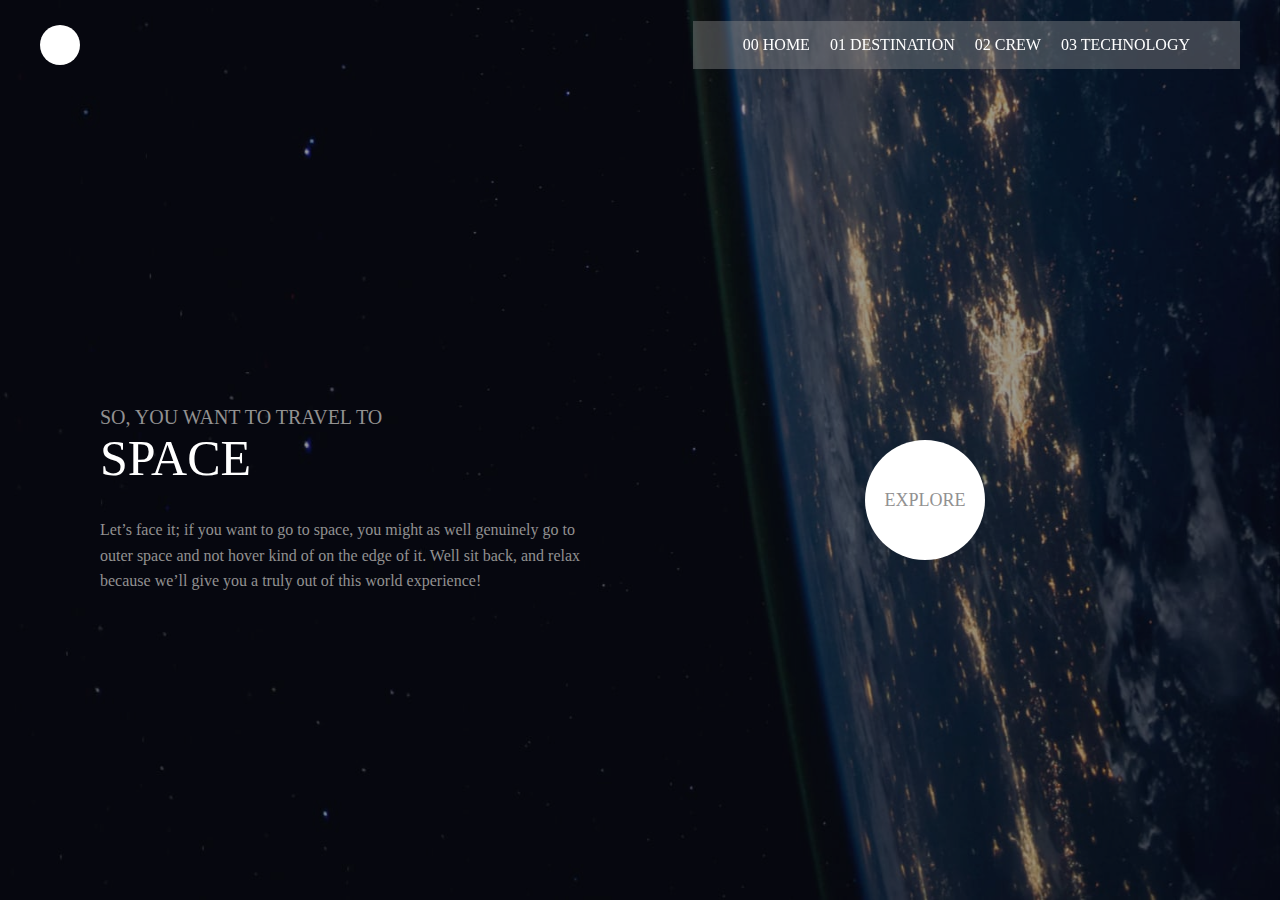
<file: index.html>
<!DOCTYPE html>
<html lang="en">
  <head>
    <meta charset="UTF-8" />
    <meta name="viewport" content="width=device-width, initial-scale=1.0" />
    <link
      rel="icon"
      type="image/png"
      sizes="32x32"
      href="./assets/favicon-32x32.png"
    />
    <title>Frontend Mentor | Space tourism website</title>
    <link rel="stylesheet" href="https://cdnjs.cloudflare.com/ajax/libs/font-awesome/6.4.0/css/all.min.css" integrity="sha512-iecdLmaskl7CVkqkXNQ/ZH/XLlvWZOJyj7Yy7tcenmpD1ypASozpmT/E0iPtmFIB46ZmdtAc9eNBvH0H/ZpiBw==" crossorigin="anonymous" referrerpolicy="no-referrer" />
    <link rel="stylesheet" href="./css/main.css">
  </head>
  <body>
    <header>
      <div class="logo">
        <i class="fa-solid fa-arrows-up-down-left-right"></i>
      </div>
      <nav>
        <ul>
          <li><a href="./index.html">00 Home</a></li>
          <li><a href="./destination-europa.html">01 Destination</a></li>
          <li><a href="./crew-pilot.html">02 Crew</a></li>
          <li><a href="./technology-capsule.html">03 Technology</a></li>
        </ul>
      </nav>
      <div class="menu">
        <i class="fa-solid fa-bars"></i>
      </div>
    </header>
    <section class="landing">
      <div class="desc">
        <h1>
          <span>So, you want to travel to</span>
          Space
        </h1>
        <p>
          Let’s face it; if you want to go to space, you might as well genuinely
          go to outer space and not hover kind of on the edge of it. Well sit
          back, and relax because we’ll give you a truly out of this world
          experience!
        </p>
      </div>
      <div class="explore">
        <a href="#">Explore</a>
      </div>
    </section>
    <script src="main.js"></script>
  </body>
</html>
</file>
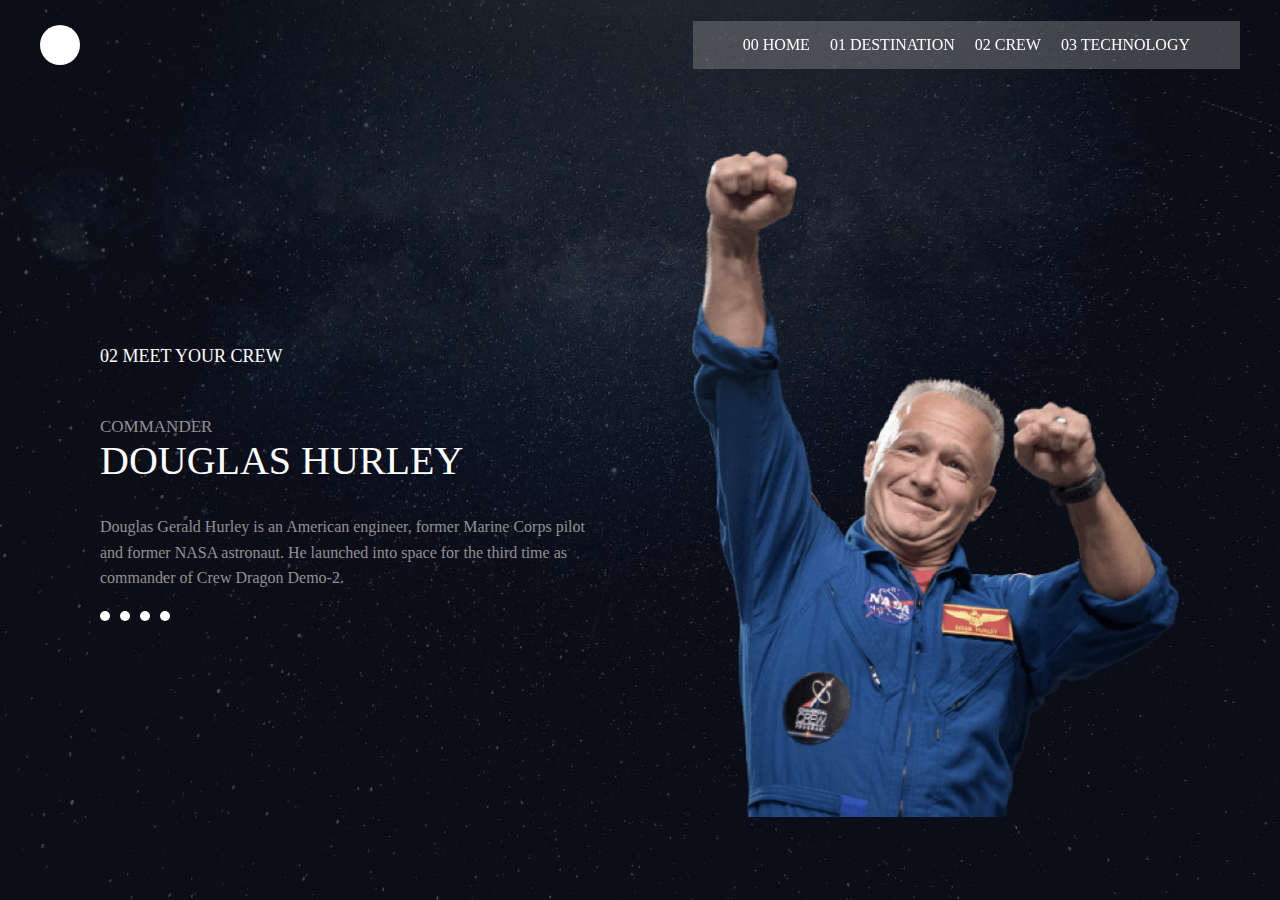
<file: crew-commander.html>
<!DOCTYPE html>
<html lang="en">
<head>
  <meta charset="UTF-8">
  <meta name="viewport" content="width=device-width, initial-scale=1.0">

  <link rel="icon" type="image/png" sizes="32x32" href="./assets/favicon-32x32.png">
  <link rel="stylesheet" href="https://cdnjs.cloudflare.com/ajax/libs/font-awesome/6.4.0/css/all.min.css" integrity="sha512-iecdLmaskl7CVkqkXNQ/ZH/XLlvWZOJyj7Yy7tcenmpD1ypASozpmT/E0iPtmFIB46ZmdtAc9eNBvH0H/ZpiBw==" crossorigin="anonymous" referrerpolicy="no-referrer" />
  <title>Frontend Mentor | Space tourism website</title>
  <link rel="stylesheet" href="./css/main.css">
</head>
<body>
  <header>
    <div class="logo">
      <i class="fa-solid fa-arrows-up-down-left-right"></i>
    </div>
    <nav>
      <ul>
        <li><a href="./index.html">00 Home</a></li>
        <li><a href="./destination-europa.html">01 Destination</a></li>
        <li><a href="./crew-pilot.html">02 Crew</a></li>
        <li><a href="./technology-capsule.html">03 Technology</a></li>
      </ul>
    </nav>
    <div class="menu">
      <i class="fa-solid fa-bars"></i>
    </div>
  </header>
  <section class="destination-europa crew">
    <div class="info">
      <div class="desc-illus">
        <div class="desc">
          <h2>02 Meet your crew</h2>
          <h3>
            <span>Commander</span>
            Douglas Hurley
          </h3>
          <p>
            Douglas Gerald Hurley is an American engineer, former Marine Corps pilot 
            and former NASA astronaut. He launched into space for the third time as 
            commander of Crew Dragon Demo-2.
          </p>
          <div class="bullets">
            <a href="./crew-commander.html"></a>
            <a href="./crew-engineer.html"></a>
            <a href="./crew-pilot.html"></a>
            <a href="./crew-specialist.html"></a>
          </div>
        </div>
        <div class="illus">
          <img src="./assets/crew/image-douglas-hurley.png" alt="">
        </div>
      </div>
    </div>
  </section>
  <script src="main.js"></script>  
</body>
</html>
</file>
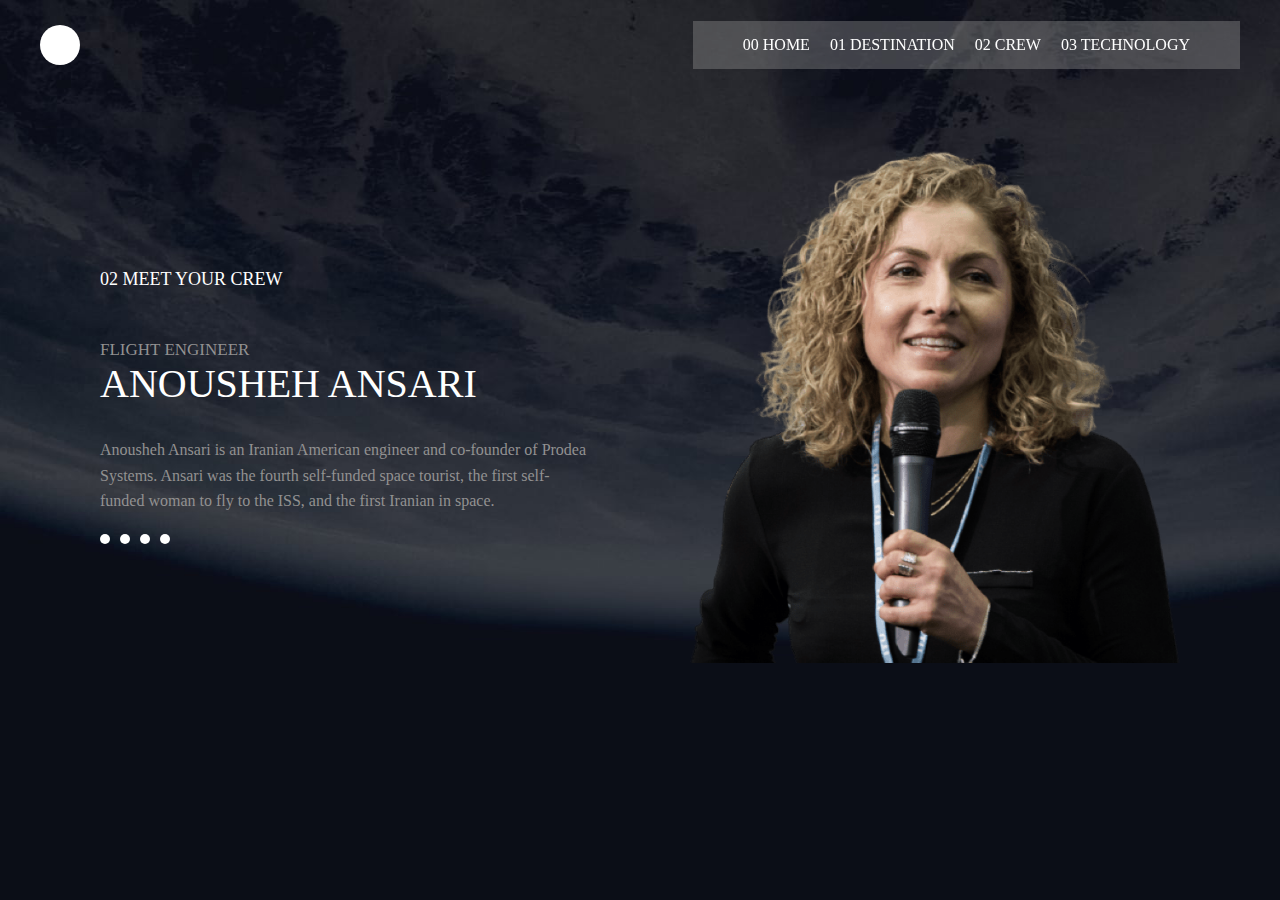
<file: crew-engineer.html>
<!DOCTYPE html>
<html lang="en">
<head>
  <meta charset="UTF-8">
  <meta name="viewport" content="width=device-width, initial-scale=1.0">

  <link rel="icon" type="image/png" sizes="32x32" href="./assets/favicon-32x32.png">
  <link rel="stylesheet" href="https://cdnjs.cloudflare.com/ajax/libs/font-awesome/6.4.0/css/all.min.css" integrity="sha512-iecdLmaskl7CVkqkXNQ/ZH/XLlvWZOJyj7Yy7tcenmpD1ypASozpmT/E0iPtmFIB46ZmdtAc9eNBvH0H/ZpiBw==" crossorigin="anonymous" referrerpolicy="no-referrer" />
  <title>Frontend Mentor | Space tourism website</title>
  <link rel="stylesheet" href="./css/main.css">
</head>
<body>
  <header>
    <div class="logo">
      <i class="fa-solid fa-arrows-up-down-left-right"></i>
    </div>
    <nav>
      <ul>
        <li><a href="./index.html">00 Home</a></li>
        <li><a href="./destination-europa.html">01 Destination</a></li>
        <li><a href="./crew-pilot.html">02 Crew</a></li>
        <li><a href="./technology-capsule.html">03 Technology</a></li>
      </ul>
    </nav>
    <div class="menu">
      <i class="fa-solid fa-bars"></i>
    </div>
  </header>
  <section class="destination-europa crew crew-pilot">
    <div class="info">
      <div class="desc-illus">
        <div class="desc">
          <h2>02 Meet your crew</h2>
          <h3>
            <span>Flight Engineer</span>
            Anousheh Ansari
          </h3>
          <p>
            Anousheh Ansari is an Iranian American engineer and co-founder of Prodea Systems. 
  Ansari was the fourth self-funded space tourist, the first self-funded woman to 
  fly to the ISS, and the first Iranian in space.
          </p>
          <div class="bullets">
            <a href="./crew-commander.html"></a>
            <a href="./crew-engineer.html"></a>
            <a href="./crew-pilot.html"></a>
            <a href="./crew-specialist.html"></a>
          </div>
        </div>
        <div class="illus">
          <img src="./assets/crew/image-anousheh-ansari.png" alt="">
        </div>
      </div>
    </div>
  </section>
  <script src="main.js"></script>
</body>
</html>
</file>
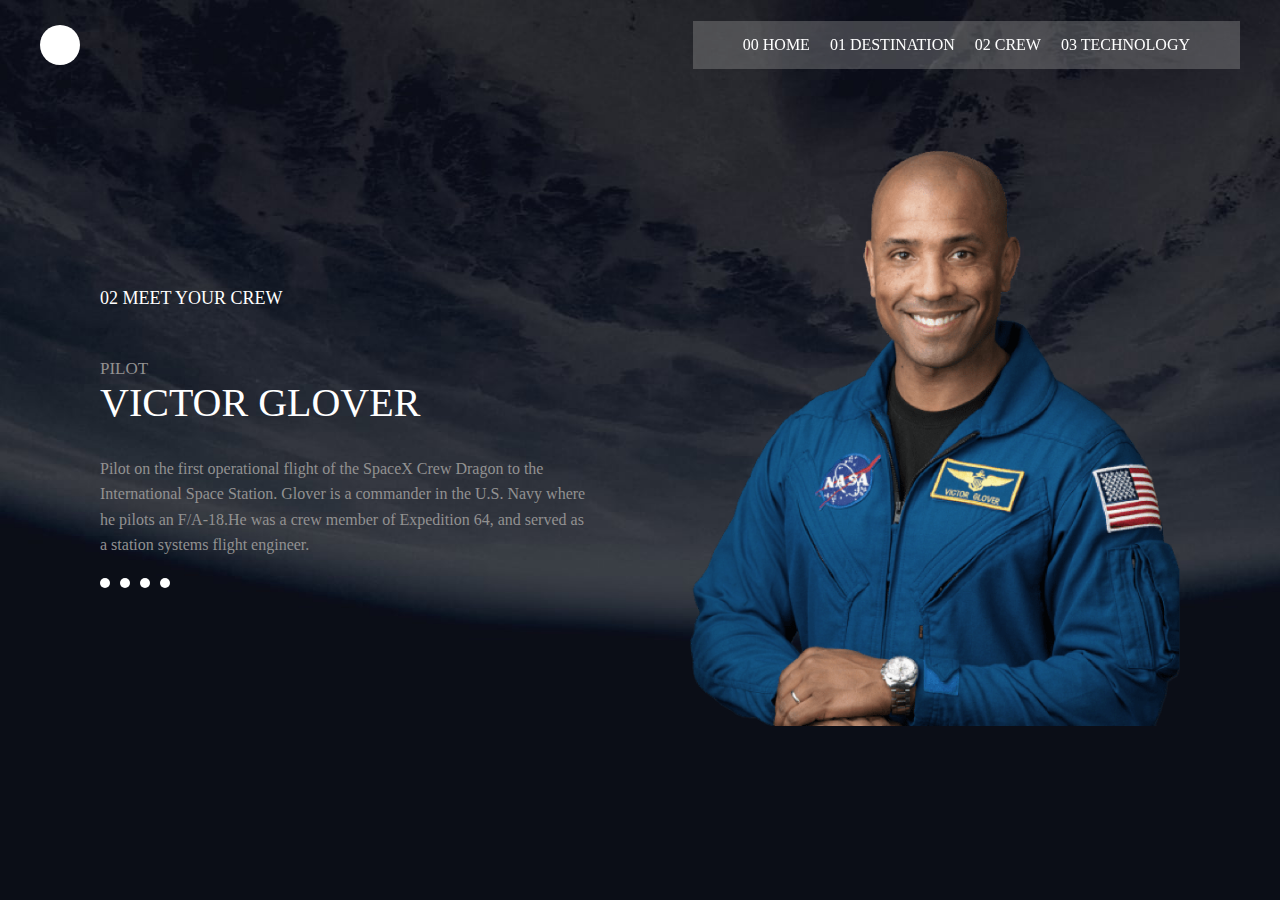
<file: crew-pilot.html>
<!DOCTYPE html>
<html lang="en">
<head>
  <meta charset="UTF-8">
  <meta name="viewport" content="width=device-width, initial-scale=1.0">

  <link rel="icon" type="image/png" sizes="32x32" href="./assets/favicon-32x32.png">
  <link rel="stylesheet" href="https://cdnjs.cloudflare.com/ajax/libs/font-awesome/6.4.0/css/all.min.css" integrity="sha512-iecdLmaskl7CVkqkXNQ/ZH/XLlvWZOJyj7Yy7tcenmpD1ypASozpmT/E0iPtmFIB46ZmdtAc9eNBvH0H/ZpiBw==" crossorigin="anonymous" referrerpolicy="no-referrer" />
  <title>Frontend Mentor | Space tourism website</title>
  <link rel="stylesheet" href="./css/main.css">
</head>
<body>
  <header>
    <div class="logo">
      <i class="fa-solid fa-arrows-up-down-left-right"></i>
    </div>
    <nav>
      <ul>
        <li><a href="./index.html">00 Home</a></li>
        <li><a href="./destination-europa.html">01 Destination</a></li>
        <li><a href="./crew-pilot.html">02 Crew</a></li>
        <li><a href="./technology-capsule.html">03 Technology</a></li>
      </ul>
    </nav>
    <div class="menu">
      <i class="fa-solid fa-bars"></i>
    </div>
  </header>
  <section class="destination-europa crew-pilot crew">
    <div class="info">
      <div class="desc-illus">
        <div class="desc">
          <h2>02 Meet your crew</h2>
          <h3>
            <span>Pilot</span>
            Victor Glover
          </h3>
          <p>
            Pilot on the first operational flight of the SpaceX Crew Dragon to the 
  International Space Station. Glover is a commander in the U.S. Navy where 
  he pilots an F/A-18.He was a crew member of Expedition 64, and served as a 
  station systems flight engineer. 
          </p>
          <div class="bullets">
            <a href="./crew-commander.html"></a>
            <a href="./crew-engineer.html"></a>
            <a href="./crew-pilot.html"></a>
            <a href="./crew-specialist.html"></a>
          </div>
        </div>
        <div class="illus">
          <img src="./assets/crew/image-victor-glover.png" alt="">
        </div>
      </div>
    </div>
  </section>
  <script src="main.js"></script>
</body>
</html>
</file>
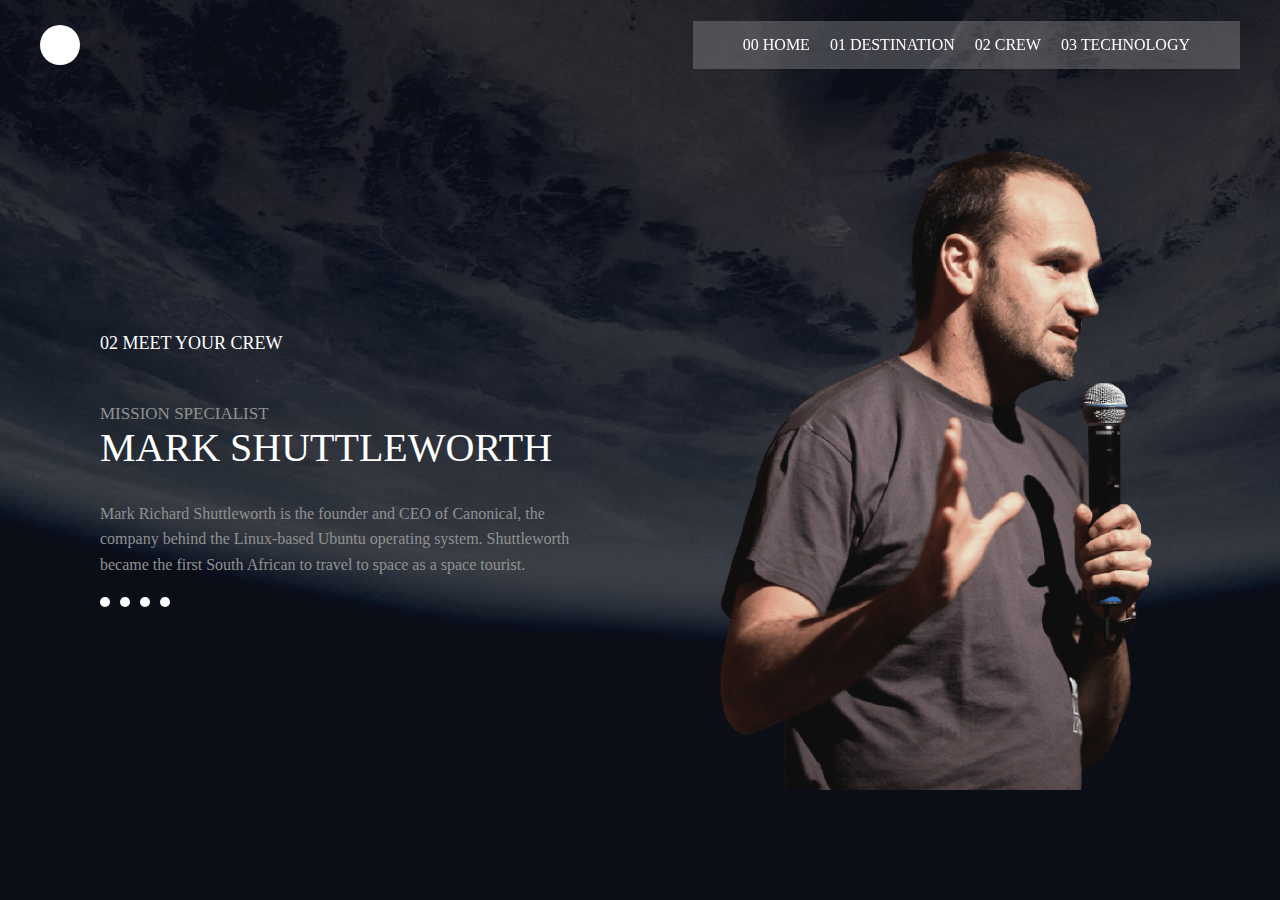
<file: crew-specialist.html>
<!DOCTYPE html>
<html lang="en">
<head>
  <meta charset="UTF-8">
  <meta name="viewport" content="width=device-width, initial-scale=1.0">

  <link rel="icon" type="image/png" sizes="32x32" href="./assets/favicon-32x32.png">
  <link rel="stylesheet" href="https://cdnjs.cloudflare.com/ajax/libs/font-awesome/6.4.0/css/all.min.css" integrity="sha512-iecdLmaskl7CVkqkXNQ/ZH/XLlvWZOJyj7Yy7tcenmpD1ypASozpmT/E0iPtmFIB46ZmdtAc9eNBvH0H/ZpiBw==" crossorigin="anonymous" referrerpolicy="no-referrer" />
  <title>Frontend Mentor | Space tourism website</title>
  <link rel="stylesheet" href="./css/main.css">
</head>
<body>
  <header>
    <div class="logo">
      <i class="fa-solid fa-arrows-up-down-left-right"></i>
    </div>
    <nav>
      <ul>
        <li><a href="./index.html">00 Home</a></li>
        <li><a href="./destination-europa.html">01 Destination</a></li>
        <li><a href="./crew-pilot.html">02 Crew</a></li>
        <li><a href="./technology-capsule.html">03 Technology</a></li>
      </ul>
    </nav>
    <div class="menu">
      <i class="fa-solid fa-bars"></i>
    </div>
  </header>
  <section class="destination-europa crew crew-pilot">
    <div class="info">
      <div class="desc-illus">
        <div class="desc">
          <h2>02 Meet your crew</h2>
          <h3>
            <span>Mission Specialist</span>
            Mark Shuttleworth
          </h3>
          <p>
            Mark Richard Shuttleworth is the founder and CEO of Canonical, the company behind 
  the Linux-based Ubuntu operating system. Shuttleworth became the first South 
  African to travel to space as a space tourist.
          </p>
          <div class="bullets">
            <a href="./crew-commander.html"></a>
            <a href="./crew-engineer.html"></a>
            <a href="./crew-pilot.html"></a>
            <a href="./crew-specialist.html"></a>
          </div>
        </div>
        <div class="illus">
          <img src="./assets/crew/image-mark-shuttleworth.png" alt="">
        </div>
      </div>
    </div>
  </section>
  <script src="main.js"></script>
</body>
</html>
</file>
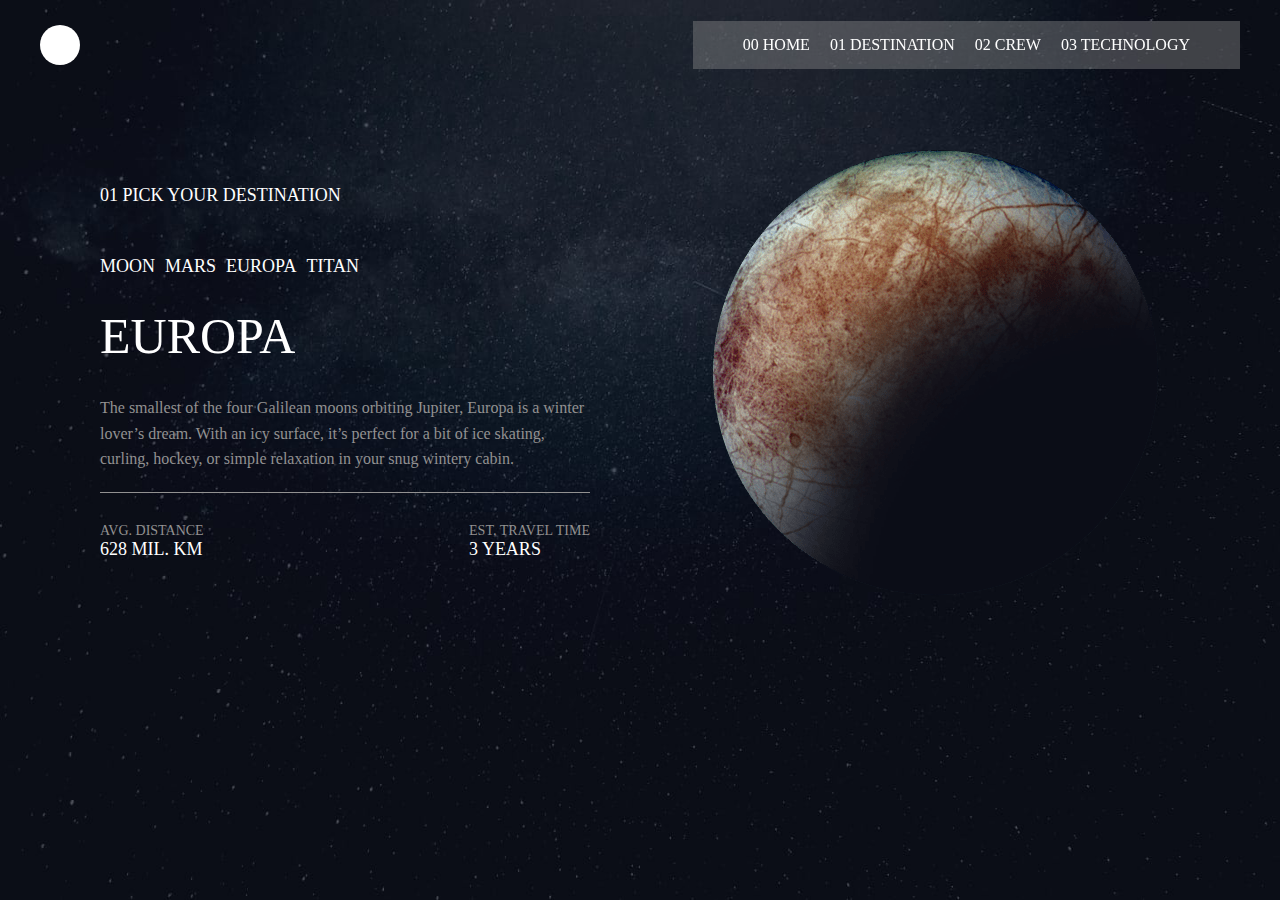
<file: destination-europa.html>
<!DOCTYPE html>
<html lang="en">
<head>
  <meta charset="UTF-8">
  <meta name="viewport" content="width=device-width, initial-scale=1.0">

  <link rel="icon" type="image/png" sizes="32x32" href="./assets/favicon-32x32.png">
  <link rel="stylesheet" href="https://cdnjs.cloudflare.com/ajax/libs/font-awesome/6.4.0/css/all.min.css" integrity="sha512-iecdLmaskl7CVkqkXNQ/ZH/XLlvWZOJyj7Yy7tcenmpD1ypASozpmT/E0iPtmFIB46ZmdtAc9eNBvH0H/ZpiBw==" crossorigin="anonymous" referrerpolicy="no-referrer" />
  <title>Frontend Mentor | Space tourism website</title>
  <link rel="stylesheet" href="./css/main.css">
</head>
<body>
  <header>
    <div class="logo">
      <i class="fa-solid fa-arrows-up-down-left-right"></i>
    </div>
    <nav>
      <ul>
        <li><a href="./index.html">00 Home</a></li>
        <li><a href="./destination-europa.html">01 Destination</a></li>
        <li><a href="./crew-pilot.html">02 Crew</a></li>
        <li><a href="./technology-capsule.html">03 Technology</a></li>
      </ul>
    </nav>
    <div class="menu">
      <i class="fa-solid fa-bars"></i>
    </div>
  </header>
  <section class="destination-europa">
    <div class="info">
      <div class="desc-illus">
        <div class="desc">
          <h2>01 Pick your destination</h2>
          <div class="tab">
            <a href="./destination-moon.html" class="btn">moon</a>
            <a href="./destination-mars.html" class="btn">mars</a>
            <a href="./destination-europa.html" class="btn">Europa</a>
            <a href="./destination-titan.html" class="btn">Titan</a>
          </div>
          <h3>Europa</h3>
          <p>
            The smallest of the four Galilean moons orbiting Jupiter, Europa is a 
            winter lover’s dream. With an icy surface, it’s perfect for a bit of 
            ice skating, curling, hockey, or simple relaxation in your snug 
            wintery cabin.
          </p>
          <div class="details">
            <div class="distance">
              <span class="small">Avg. distance</span>
              <span class="big">628 mil. km</span>
            </div>
            <div class="time">
              <span class="small">Est. travel time</span>
              <span class="big">3 years</span>
            </div>
          </div>
        </div>
        <div class="illus">
          <img src="./assets/destination/image-europa.png" alt="">
        </div>
      </div>
      
    </div>
  </section>
  <script src="main.js"></script>
</body>
</html>
</file>
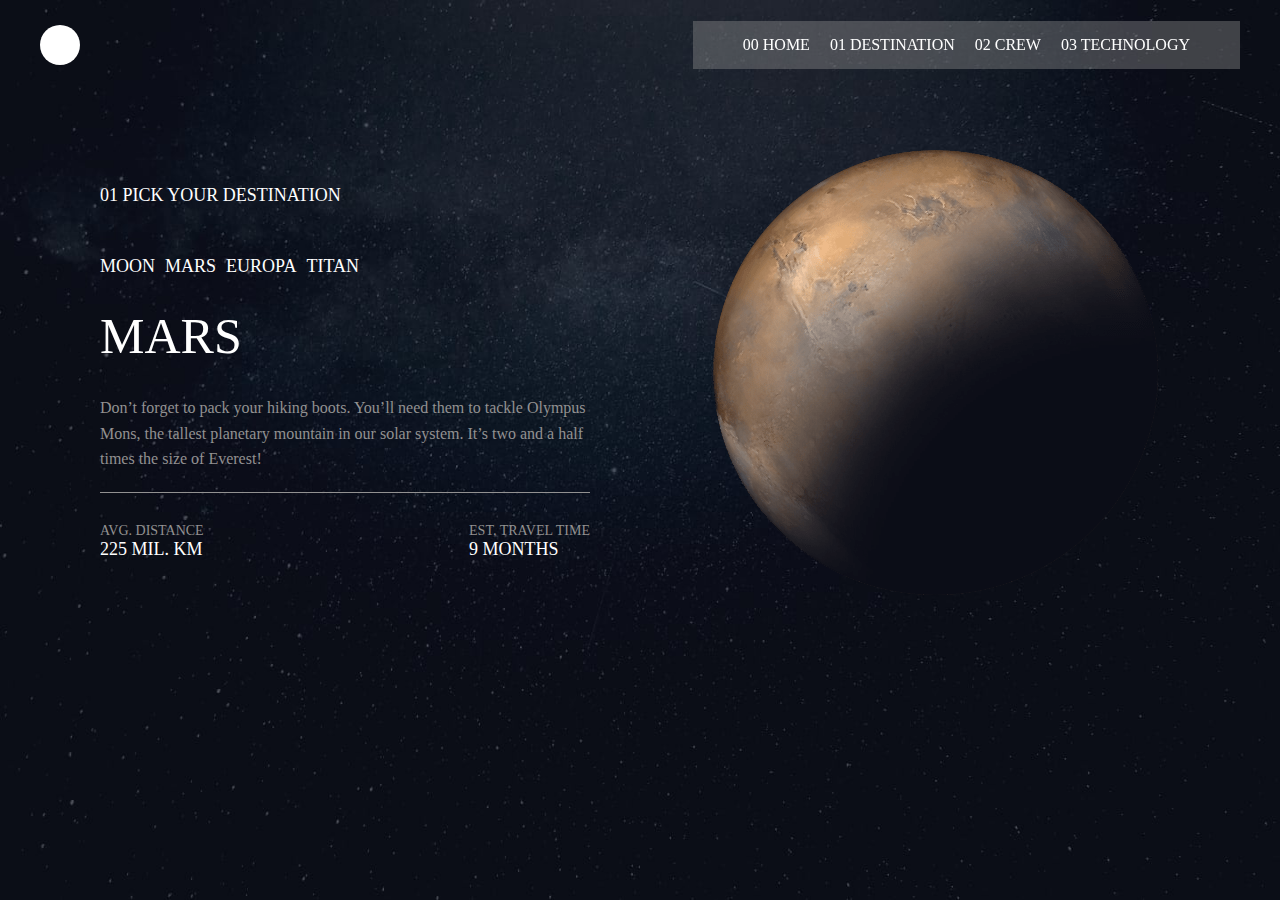
<file: destination-mars.html>
<!DOCTYPE html>
<html lang="en">
<head>
  <meta charset="UTF-8">
  <meta name="viewport" content="width=device-width, initial-scale=1.0">

  <link rel="icon" type="image/png" sizes="32x32" href="./assets/favicon-32x32.png">
  
  <title>Frontend Mentor | Space tourism website</title>
  <link rel="stylesheet" href="./css/main.css">
</head>
<body>
  <header>
    <div class="logo">
      <i class="fa-solid fa-arrows-up-down-left-right"></i>
    </div>
    <nav>
      <ul>
        <li><a href="./index.html">00 Home</a></li>
        <li><a href="./destination-europa.html">01 Destination</a></li>
        <li><a href="./crew-pilot.html">02 Crew</a></li>
        <li><a href="./technology-capsule.html">03 Technology</a></li>
      </ul>
    </nav>
    <div class="menu">
      <i class="fa-solid fa-bars"></i>
    </div>
  </header>
  <section class="destination-europa">
    <div class="info">
      <div class="desc-illus">
        <div class="desc">
          <h2>01 Pick your destination</h2>
          <div class="tab">
            <a href="./destination-moon.html" class="btn">moon</a>
            <a href="./destination-mars.html" class="btn">mars</a>
            <a href="./destination-europa.html" class="btn">Europa</a>
            <a href="./destination-titan.html" class="btn">Titan</a>
          </div>
          <h3>Mars</h3>
          <p>
            Don’t forget to pack your hiking boots. You’ll need them to tackle Olympus Mons, 
  the tallest planetary mountain in our solar system. It’s two and a half times 
  the size of Everest!
          </p>
          <div class="details">
            <div class="distance">
              <span class="small">Avg. distance</span>
              <span class="big">225 mil. km</span>
            </div>
            <div class="time">
              <span class="small">Est. travel time</span>
              <span class="big">9 months</span>
            </div>
          </div>
        </div>
        <div class="illus">
          <img src="./assets/destination/image-mars.png" alt="">
        </div>
      </div>
      
    </div>

  </section>
  <script src="main.js"></script>
</body>
</html>
</file>
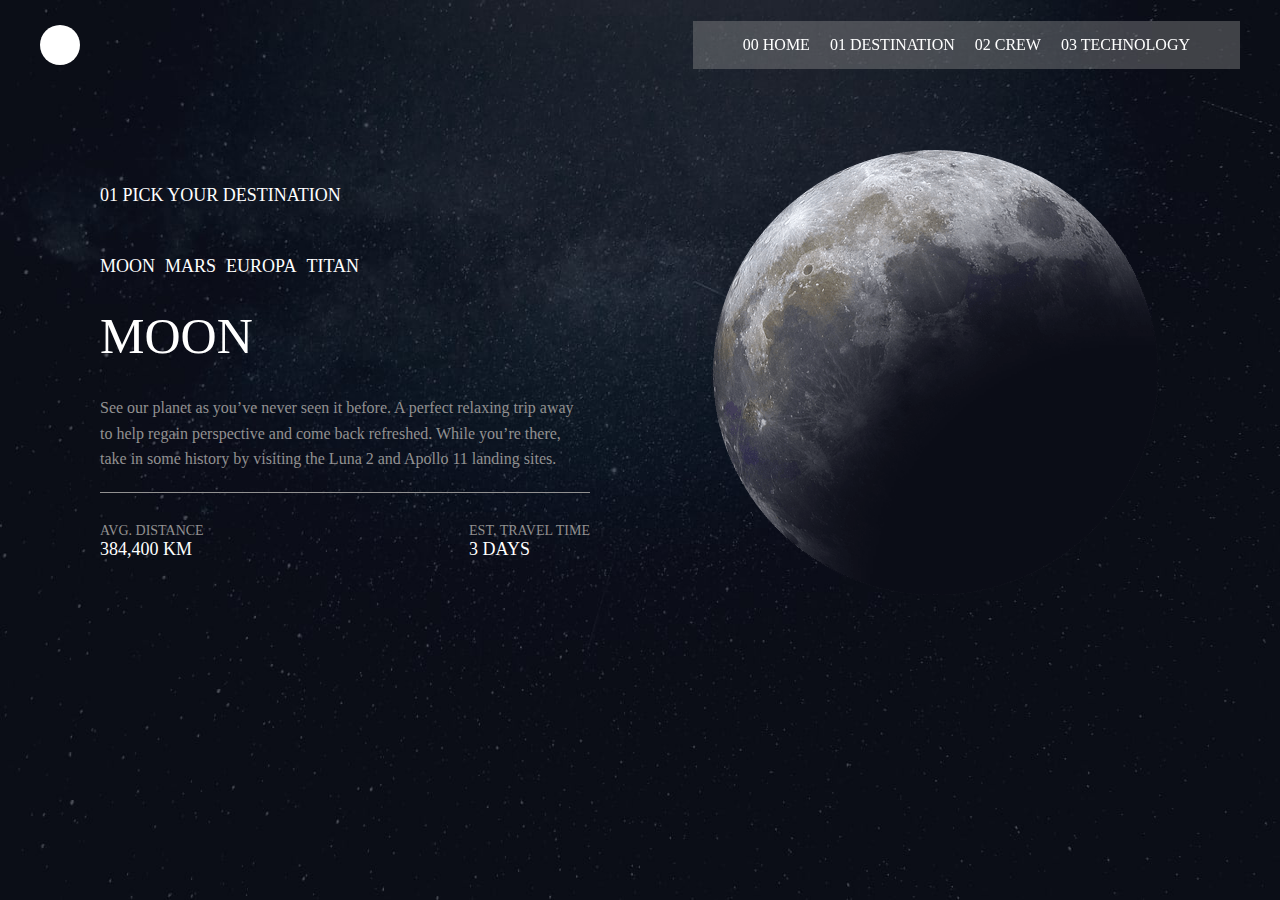
<file: destination-moon.html>
<!DOCTYPE html>
<html lang="en">
<head>
  <meta charset="UTF-8">
  <meta name="viewport" content="width=device-width, initial-scale=1.0">

  <link rel="icon" type="image/png" sizes="32x32" href="./assets/favicon-32x32.png">
  
  <title>Frontend Mentor | Space tourism website</title>
  <link rel="stylesheet" href="./css/main.css">
</head>
<body>
  <header>
    <div class="logo">
      <i class="fa-solid fa-arrows-up-down-left-right"></i>
    </div>
    <nav>
      <ul>
        <li><a href="./index.html">00 Home</a></li>
        <li><a href="./destination-europa.html">01 Destination</a></li>
        <li><a href="./crew-pilot.html">02 Crew</a></li>
        <li><a href="./technology-capsule.html">03 Technology</a></li>
      </ul>
    </nav>
    <div class="menu">
      <i class="fa-solid fa-bars"></i>
    </div>
  </header>
  <section class="destination-europa">
    <div class="info">
      <div class="desc-illus">
        <div class="desc">
          <h2>01 Pick your destination</h2>
          <div class="tab">
            <a href="./destination-moon.html" class="btn">moon</a>
            <a href="./destination-mars.html" class="btn">mars</a>
            <a href="./destination-europa.html" class="btn">Europa</a>
            <a href="./destination-titan.html" class="btn">Titan</a>
          </div>
          <h3>Moon</h3>
          <p>
            See our planet as you’ve never seen it before. A perfect relaxing trip away to help 
  regain perspective and come back refreshed. While you’re there, take in some history 
  by visiting the Luna 2 and Apollo 11 landing sites.
          </p>
          <div class="details">
            <div class="distance">
              <span class="small">Avg. distance</span>
              <span class="big">384,400 km</span>
            </div>
            <div class="time">
              <span class="small">Est. travel time</span>
              <span class="big">3 days</span>
            </div>
          </div>
        </div>
        <div class="illus">
          <img src="./assets/destination/image-moon.png" alt="">
        </div>
      </div>
      
    </div>

  </section>
  <script src="main.js"></script>
</body>
</html>
</file>
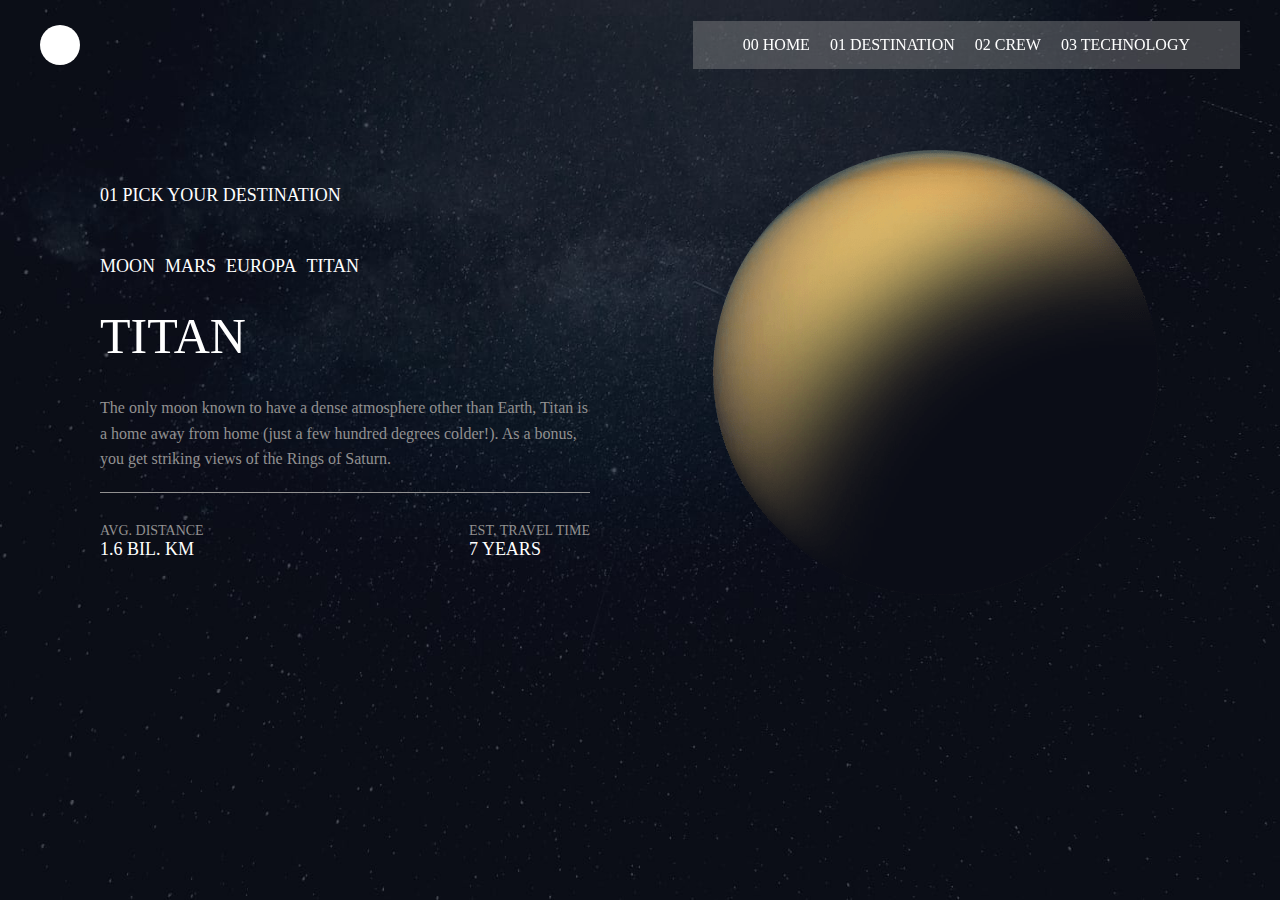
<file: destination-titan.html>
<!DOCTYPE html>
<html lang="en">
<head>
  <meta charset="UTF-8">
  <meta name="viewport" content="width=device-width, initial-scale=1.0">

  <link rel="icon" type="image/png" sizes="32x32" href="./assets/favicon-32x32.png">
  
  <title>Frontend Mentor | Space tourism website</title>
  <link rel="stylesheet" href="./css/main.css">
</head>
<body>
  <header>
    <div class="logo">
      <i class="fa-solid fa-arrows-up-down-left-right"></i>
    </div>
    <nav>
      <ul>
        <li><a href="./index.html">00 Home</a></li>
        <li><a href="./destination-europa.html">01 Destination</a></li>
        <li><a href="./crew-pilot.html">02 Crew</a></li>
        <li><a href="./technology-capsule.html">03 Technology</a></li>
      </ul>
    </nav>
    <div class="menu">
      <i class="fa-solid fa-bars"></i>
    </div>
  </header>
  <section class="destination-europa">
    <div class="info">
      <div class="desc-illus">
        <div class="desc">
          <h2>01 Pick your destination</h2>
          <div class="tab">
            <a href="./destination-moon.html" class="btn">moon</a>
            <a href="./destination-mars.html" class="btn">mars</a>
            <a href="./destination-europa.html" class="btn">Europa</a>
            <a href="./destination-titan.html" class="btn">Titan</a>
          </div>
          <h3>Titan</h3>
          <p>
            The only moon known to have a dense atmosphere other than Earth, Titan 
  is a home away from home (just a few hundred degrees colder!). As a 
  bonus, you get striking views of the Rings of Saturn.
          </p>
          <div class="details">
            <div class="distance">
              <span class="small">Avg. distance</span>
              <span class="big">1.6 bil. km</span>
            </div>
            <div class="time">
              <span class="small">Est. travel time</span>
              <span class="big">7 years</span>
            </div>
          </div>
        </div>
        <div class="illus">
          <img src="./assets/destination/image-titan.png"/>
      </div>
      
    </div>
  </section>
  <script src="main.js"></script>
</body>
</html>
</file>
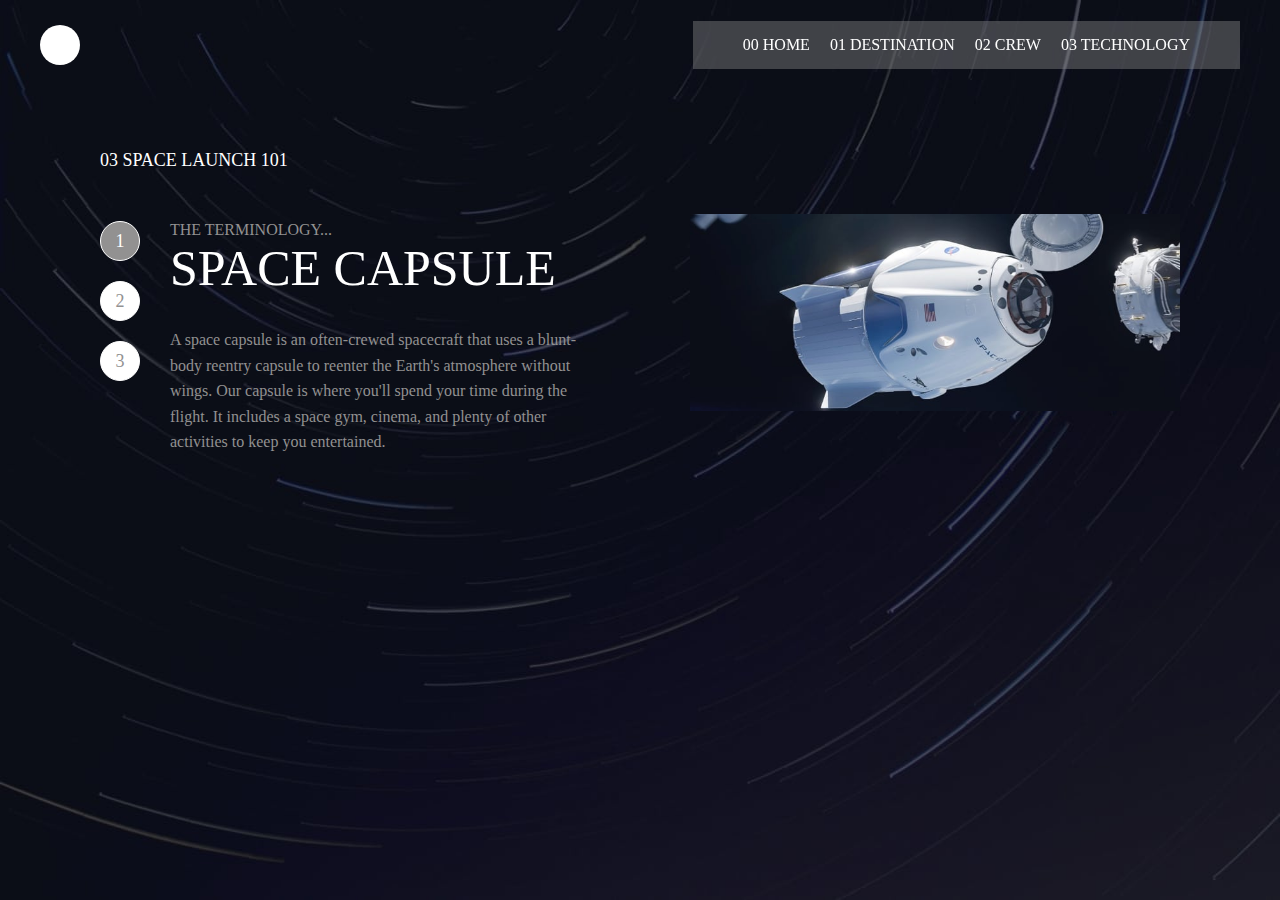
<file: technology-capsule.html>
<!DOCTYPE html>
<html lang="en">
<head>
  <meta charset="UTF-8">
  <meta name="viewport" content="width=device-width, initial-scale=1.0">

  <link rel="icon" type="image/png" sizes="32x32" href="./assets/favicon-32x32.png">
  <link rel="stylesheet" href="https://cdnjs.cloudflare.com/ajax/libs/font-awesome/6.4.0/css/all.min.css" integrity="sha512-iecdLmaskl7CVkqkXNQ/ZH/XLlvWZOJyj7Yy7tcenmpD1ypASozpmT/E0iPtmFIB46ZmdtAc9eNBvH0H/ZpiBw==" crossorigin="anonymous" referrerpolicy="no-referrer" />
  <title>Frontend Mentor | Space tourism website</title>
  <link rel="stylesheet" href="./css/main.css">
</head>
<body>
  <header>
    <div class="logo">
      <i class="fa-solid fa-arrows-up-down-left-right"></i>
    </div>
    <nav>
      <ul>
        <li><a href="./index.html">00 Home</a></li>
        <li><a href="./destination-europa.html">01 Destination</a></li>
        <li><a href="./crew-pilot.html">02 Crew</a></li>
        <li><a href="./technology-capsule.html">03 Technology</a></li>
      </ul>
    </nav>
    <div class="menu">
      <i class="fa-solid fa-bars"></i>
    </div>
  </header>
  <section class="technology-capsul destination-europa technology">
    <div class="info">
      <div class="desc-illus">
        <div class="desc">
          <h2>03 Space launch 101</h2>
          <div>
            <div class="nums">
              <a href="./technology-capsule.html" class="active">1</a>
              <a href="./technology-spaceport.html">2</a>
              <a href="./technology-vehicle.html">3</a>
            </div>
            <div class="more-details">
              <h3>
                <span>The terminology...</span>
                Space capsule
              </h3>
              <p>
                A space capsule is an often-crewed spacecraft that uses a blunt-body reentry 
                capsule to reenter the Earth's atmosphere without wings. Our capsule is where 
                you'll spend your time during the flight. It includes a space gym, cinema, 
                and plenty of other activities to keep you entertained.
              </p>
            </div>
          </div>
        </div>
        <div class="illus">
          <img src="./assets/technology/image-space-capsule-landscape.jpg" alt="">
        </div>
      </div>
    </div>
  </section>
  <script src="main.js"></script>
</body>
</html>
</file>
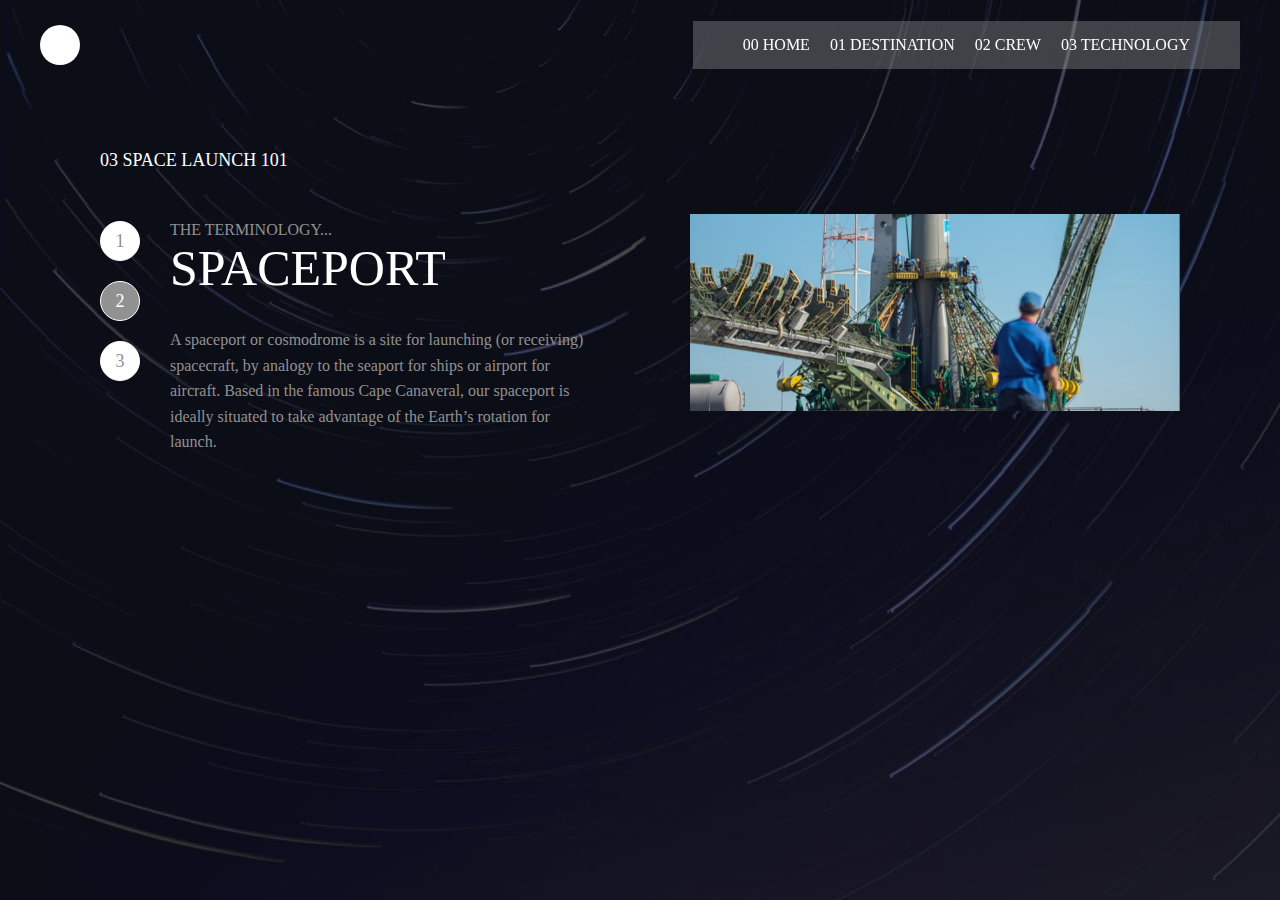
<file: technology-spaceport.html>
<!DOCTYPE html>
<html lang="en">
<head>
  <meta charset="UTF-8">
  <meta name="viewport" content="width=device-width, initial-scale=1.0">

  <link rel="icon" type="image/png" sizes="32x32" href="./assets/favicon-32x32.png">
  <link rel="stylesheet" href="https://cdnjs.cloudflare.com/ajax/libs/font-awesome/6.4.0/css/all.min.css" integrity="sha512-iecdLmaskl7CVkqkXNQ/ZH/XLlvWZOJyj7Yy7tcenmpD1ypASozpmT/E0iPtmFIB46ZmdtAc9eNBvH0H/ZpiBw==" crossorigin="anonymous" referrerpolicy="no-referrer" />
  <title>Frontend Mentor | Space tourism website</title>
  <link rel="stylesheet" href="./css/main.css">
</head>
<body>
  <header>
    <div class="logo">
      <i class="fa-solid fa-arrows-up-down-left-right"></i>
    </div>
    <nav>
      <ul>
        <li><a href="./index.html">00 Home</a></li>
        <li><a href="./destination-europa.html">01 Destination</a></li>
        <li><a href="./crew-pilot.html">02 Crew</a></li>
        <li><a href="./technology-capsule.html">03 Technology</a></li>
      </ul>
    </nav>
    <div class="menu">
      <i class="fa-solid fa-bars"></i>
    </div>
  </header>
  <section class="technology-capsul destination-europa technology">
    <div class="info">
      <div class="desc-illus">
        <div class="desc">
          <h2>03 Space launch 101</h2>
          <div>
            <div class="nums">
              <a href="./technology-capsule.html">1</a>
              <a href="./technology-spaceport.html" class="active">2</a>
              <a href="./technology-vehicle.html">3</a>
            </div>
            <div class="more-details">
              <h3>
                <span>The terminology...</span>
                Spaceport
              </h3>
              <p>
                A spaceport or cosmodrome is a site for launching (or receiving) spacecraft, 
  by analogy to the seaport for ships or airport for aircraft. Based in the 
  famous Cape Canaveral, our spaceport is ideally situated to take advantage 
  of the Earth’s rotation for launch.
              </p>
            </div>
          </div>
        </div>
        <div class="illus">
          <img src="./assets/technology/image-spaceport-landscape.jpg" alt="">
        </div>
      </div>
    </div>
  </section>
  <script src="main.js"></script>
</body>
</html>
</file>
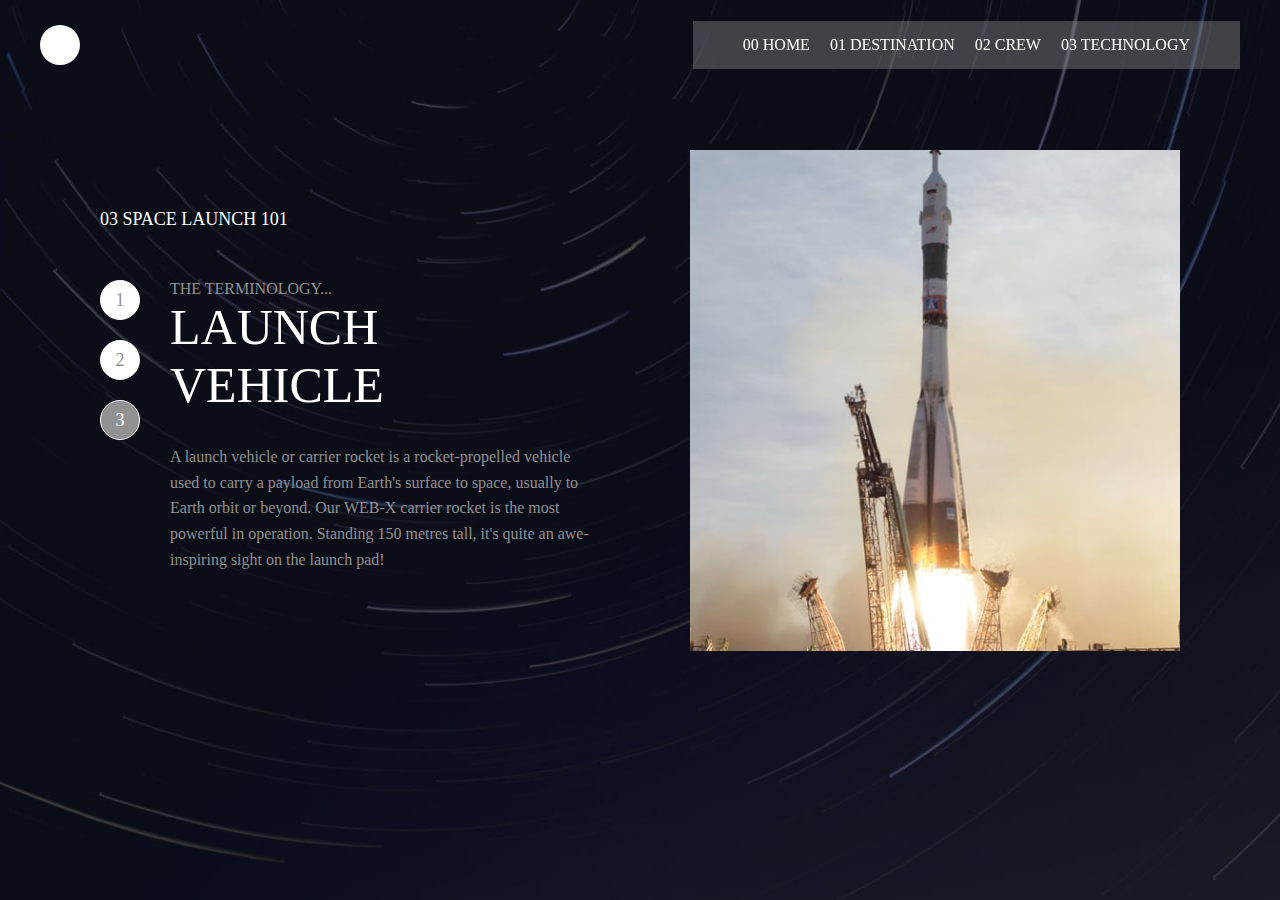
<file: technology-vehicle.html>
<!DOCTYPE html>
<html lang="en">
<head>
  <meta charset="UTF-8">
  <meta name="viewport" content="width=device-width, initial-scale=1.0">

  <link rel="icon" type="image/png" sizes="32x32" href="./assets/favicon-32x32.png">
  <link rel="stylesheet" href="https://cdnjs.cloudflare.com/ajax/libs/font-awesome/6.4.0/css/all.min.css" integrity="sha512-iecdLmaskl7CVkqkXNQ/ZH/XLlvWZOJyj7Yy7tcenmpD1ypASozpmT/E0iPtmFIB46ZmdtAc9eNBvH0H/ZpiBw==" crossorigin="anonymous" referrerpolicy="no-referrer" />
  <title>Frontend Mentor | Space tourism website</title>
  <link rel="stylesheet" href="./css/main.css">
</head>
<body>
  <header>
    <div class="logo">
      <i class="fa-solid fa-arrows-up-down-left-right"></i>
    </div>
    <nav>
      <ul>
        <li><a href="./index.html">00 Home</a></li>
        <li><a href="./destination-europa.html">01 Destination</a></li>
        <li><a href="./crew-pilot.html">02 Crew</a></li>
        <li><a href="./technology-capsule.html">03 Technology</a></li>
      </ul>
    </nav>
    <div class="menu">
      <i class="fa-solid fa-bars"></i>
    </div>
  </header>
  <section class="technology-capsul destination-europa technology">
    <div class="info">
      <div class="desc-illus">
        <div class="desc">
          <h2>03 Space launch 101</h2>
          <div>
            <div class="nums">
              <a href="./technology-capsule.html">1</a>
              <a href="./technology-spaceport.html">2</a>
              <a href="./technology-vehicle.html" class="active">3</a>
            </div>
            <div class="more-details">
              <h3>
                <span>The terminology...</span>
                Launch vehicle
              </h3>
              <p>
                A launch vehicle or carrier rocket is a rocket-propelled vehicle used to carry a 
  payload from Earth's surface to space, usually to Earth orbit or beyond. Our 
  WEB-X carrier rocket is the most powerful in operation. Standing 150 metres tall, 
  it's quite an awe-inspiring sight on the launch pad!
              </p>
            </div>
          </div>
        </div>
        <div class="illus">
          <img src="./assets/technology/image-launch-vehicle-portrait.jpg" alt="">
        </div>
      </div>
    </div>
  </section>
  <script src="main.js"></script>
</body>
</html>
</file>
<file: css/main.css>
* {
  margin: 0;
  padding: 0;
  box-sizing: border-box;
}

ul {
  list-style: none;
}

a {
  text-decoration: none;
  transition: .3s;
}

p {
  line-height: 1.6;
  font-size: 16px;
  font-weight: 300;
  color: #929191;
}

header {
  position: fixed;
  top: 20px;
  left: 40px;
  right: 40px;
  display: flex;
  justify-content: space-between;
  align-items: center;
  gap: 40px;
  z-index: 1111;
  height: 50px;
}
@media (min-width: 768px) {
  header nav {
    display: block !important;
  }
  header nav ul li a {
    position: relative;
  }
  header nav ul li a::before {
    content: "";
    width: 0;
    height: 2px;
    background-color: #fff;
    position: absolute;
    left: 0;
    bottom: -16px;
    transition: .3s;
  }
  header nav ul li a:hover::before {
    width: 100%;
  }
}
@media (max-width: 767px) {
  header nav {
    position: absolute;
    width: 100%;
    left: 0;
    top: calc(100% + 20px);
    background-color: #fff !important;
  }
  header nav ul {
    padding: 30px 0;
    flex-direction: column;
    align-items: flex-start !important;
  }
  header nav ul li a {
    color: rgba(0, 0, 0, 0.5) !important;
  }
  header .menu {
    display: flex !important;
  }
}
header .logo {
  width: 40px;
  height: 40px;
  border-radius: 50%;
  background-color: #fff;
  display: flex;
  align-items: center;
  justify-content: center;
}
header .logo i {
  font-size: 20px;
  color: #929191;
}
header nav {
  display: none;
  padding: 15px 50px;
  background-color: rgba(146, 145, 145, 0.4);
}
header nav ul {
  display: flex;
  align-items: center;
  gap: 20px;
}
header nav ul li a {
  font-size: 16px;
  font-weight: 300;
  color: #fff;
  text-transform: uppercase;
}
header .menu {
  display: none;
  align-items: center;
  justify-content: center;
  cursor: pointer;
}
header .menu i {
  font-size: 26px;
  color: #929191;
}

.landing {
  min-height: 100vh;
  position: relative;
  background-image: url("../assets/home/background-home-mobile.jpg");
  background-repeat: no-repeat;
  background-size: 100% 100%;
  padding-top: 100px;
  padding-left: 40px;
  padding-right: 40px;
}
.landing::before {
  content: "";
  width: 100%;
  height: 100%;
  position: absolute;
  top: 0;
  left: 0;
  background-color: rgba(0, 0, 0, 0.4);
}
@media (min-width: 922px) {
  .landing {
    background-image: url("../assets/home/background-home-desktop.jpg") !important;
    display: flex;
    align-items: center;
    justify-content: space-between;
    padding-left: 100px !important;
    padding-right: 100px !important;
  }
  .landing > div {
    width: calc(50% - 30px) !important;
  }
}
@media (max-width: 921px) {
  .landing .desc, .landing .explore {
    width: 100%;
    text-align: center;
    margin-top: 50px;
  }
  .landing .desc p {
    max-width: 500px;
    margin-left: auto;
    margin-right: auto;
  }
}
@media (min-width: 768px) and (max-width: 921px) {
  .landing {
    background-image: url("../assets/home/background-home-tablet.jpg") !important;
    padding-left: 70px !important;
    padding-right: 70px !important;
  }
}
.landing .desc {
  position: relative;
}
.landing .desc h1 {
  font-size: 50px;
  font-weight: 500;
  color: #fff;
  text-transform: uppercase;
  margin-bottom: 30px;
}
.landing .desc h1 span {
  font-size: 20px;
  display: block;
  color: #929191;
}
.landing .desc p {
  font-size: 16px;
  color: #929191;
}
.landing .explore {
  position: relative;
}
.landing .explore a {
  display: flex;
  align-items: center;
  justify-content: center;
  margin: 0 auto;
  width: 120px;
  height: 120px;
  border-radius: 50%;
  background-color: #fff;
  font-size: 18px;
  text-transform: uppercase;
  font-weight: 300;
  color: #929191;
}

.destination-europa {
  background-image: url("../assets/destination/background-destination-mobile.jpg");
  background-repeat: no-repeat;
  background-size: 100% 100%;
  min-height: 100vh;
  padding-top: 150px;
  padding-bottom: 50px;
  padding-left: 40px;
  padding-right: 40px;
}
@media (min-width: 922px) {
  .destination-europa {
    background-image: url("../assets/destination/background-destination-desktop.jpg") !important;
    padding-left: 100px !important;
    padding-right: 100px !important;
  }
  .destination-europa .desc-illus .desc, .destination-europa .desc-illus .illus {
    width: calc(50% - 50px) !important;
  }
  .destination-europa .desc-illus .desc {
    order: 1 !important;
  }
  .destination-europa .desc-illus .illus {
    order: 2 !important;
  }
}
@media (max-width: 921px) {
  .destination-europa .desc-illus .desc {
    text-align: center;
  }
  .destination-europa .desc-illus .desc .tab {
    justify-content: center !important;
  }
  .destination-europa.crew .bullets {
    justify-content: center;
  }
}
@media (min-width: 768px) and (max-width: 921px) {
  .destination-europa {
    background-image: url("../assets/destination/background-destination-tablet.jpg") !important;
    padding-left: 70px !important;
    padding-right: 70px !important;
  }
}
.destination-europa .desc-illus {
  display: flex;
  align-items: center;
  justify-content: space-between;
  flex-wrap: wrap;
  gap: 40px;
}
.destination-europa .desc-illus .desc {
  width: 100%;
  order: 2;
}
.destination-europa .desc-illus .desc h2 {
  font-size: 18px;
  font-weight: 300;
  color: #fff;
  text-transform: uppercase;
  margin-bottom: 50px;
}
.destination-europa .desc-illus .desc .tab {
  display: flex;
  align-items: center;
  gap: 10px;
  margin-bottom: 30px;
}
.destination-europa .desc-illus .desc .tab a {
  display: block;
  font-size: 18px;
  text-transform: uppercase;
  font-weight: 300;
  color: #fff;
  cursor: pointer;
}
.destination-europa .desc-illus .desc h3 {
  font-size: 50px;
  text-transform: uppercase;
  font-weight: 300;
  color: #fff;
  margin-bottom: 30px;
}
.destination-europa .desc-illus .desc p {
  margin-bottom: 20px;
}
.destination-europa .desc-illus .desc .details {
  border-top: 1px solid #929191;
  padding-top: 30px;
  display: flex;
  justify-content: space-between;
}
.destination-europa .desc-illus .desc .details div span {
  text-transform: uppercase;
  display: block;
}
.destination-europa .desc-illus .desc .details div .small {
  font-size: 14px;
  font-weight: 300;
  color: #929191;
}
.destination-europa .desc-illus .desc .details div .big {
  font-size: 18px;
  color: #fff;
  font-weight: 500;
}
.destination-europa .desc-illus .illus {
  display: flex;
  align-items: center;
  justify-content: center;
  width: 100%;
  order: 1;
}
.destination-europa .desc-illus .illus img {
  display: block;
  max-width: 100%;
}
.destination-europa.crew .desc-illus .desc h3 {
  font-size: 40px;
}
.destination-europa.crew .desc-illus .desc h3 span {
  font-size: 17px;
  font-weight: 300;
  color: #929191;
  display: block;
}
.destination-europa.crew .bullets {
  display: flex;
  align-items: center;
  gap: 10px;
}
.destination-europa.crew .bullets a {
  display: block;
  width: 10px;
  height: 10px;
  border-radius: 50%;
  background-color: #fff;
}

.crew-pilot {
  min-height: 100vh;
  background-image: url("../assets/crew/background-crew-mobile.jpg");
  background-repeat: no-repeat;
  background-size: 100% 100%;
}
@media (min-width: 922px) {
  .crew-pilot {
    background-image: url("../assets/crew/background-crew-desktop.jpg") !important;
  }
}
@media (min-width: 768px) and (max-width: 921px) {
  .crew-pilot {
    background-image: url("../assets/crew/background-crew-tablet.jpg") !important;
  }
}

.technology-capsul {
  min-height: 100vh;
  background-image: url("../assets/technology/background-technology-mobile.jpg");
  background-repeat: no-repeat;
  background-size: 100% 100%;
}
@media (min-width: 922px) {
  .technology-capsul {
    background-image: url("../assets/technology/background-technology-desktop.jpg") !important;
  }
}
@media (min-width: 768px) and (max-width: 921px) {
  .technology-capsul {
    background-image: url("../assets/technology/background-technology-tablet.jpg") !important;
  }
}
.technology-capsul .info .desc-illus .desc h3 span {
  font-size: 16px;
  font-weight: 300;
  display: block;
  color: #929191;
}
.technology-capsul .info .desc-illus .desc > div {
  display: flex;
  gap: 30px;
}
.technology-capsul .info .desc-illus .desc > div .nums {
  display: flex;
  flex-direction: column;
  gap: 20px;
}
.technology-capsul .info .desc-illus .desc > div .nums a {
  display: flex;
  align-items: center;
  justify-content: center;
  width: 40px;
  height: 40px;
  background-color: #fff;
  font-size: 18px;
  color: #929191;
  border: 1px solid #fff;
  border-radius: 50%;
}
.technology-capsul .info .desc-illus .desc > div .nums a:hover, .technology-capsul .info .desc-illus .desc > div .nums a.active {
  background-color: #929191;
  color: #fff;
}

/*# sourceMappingURL=main.css.map */
</file>
